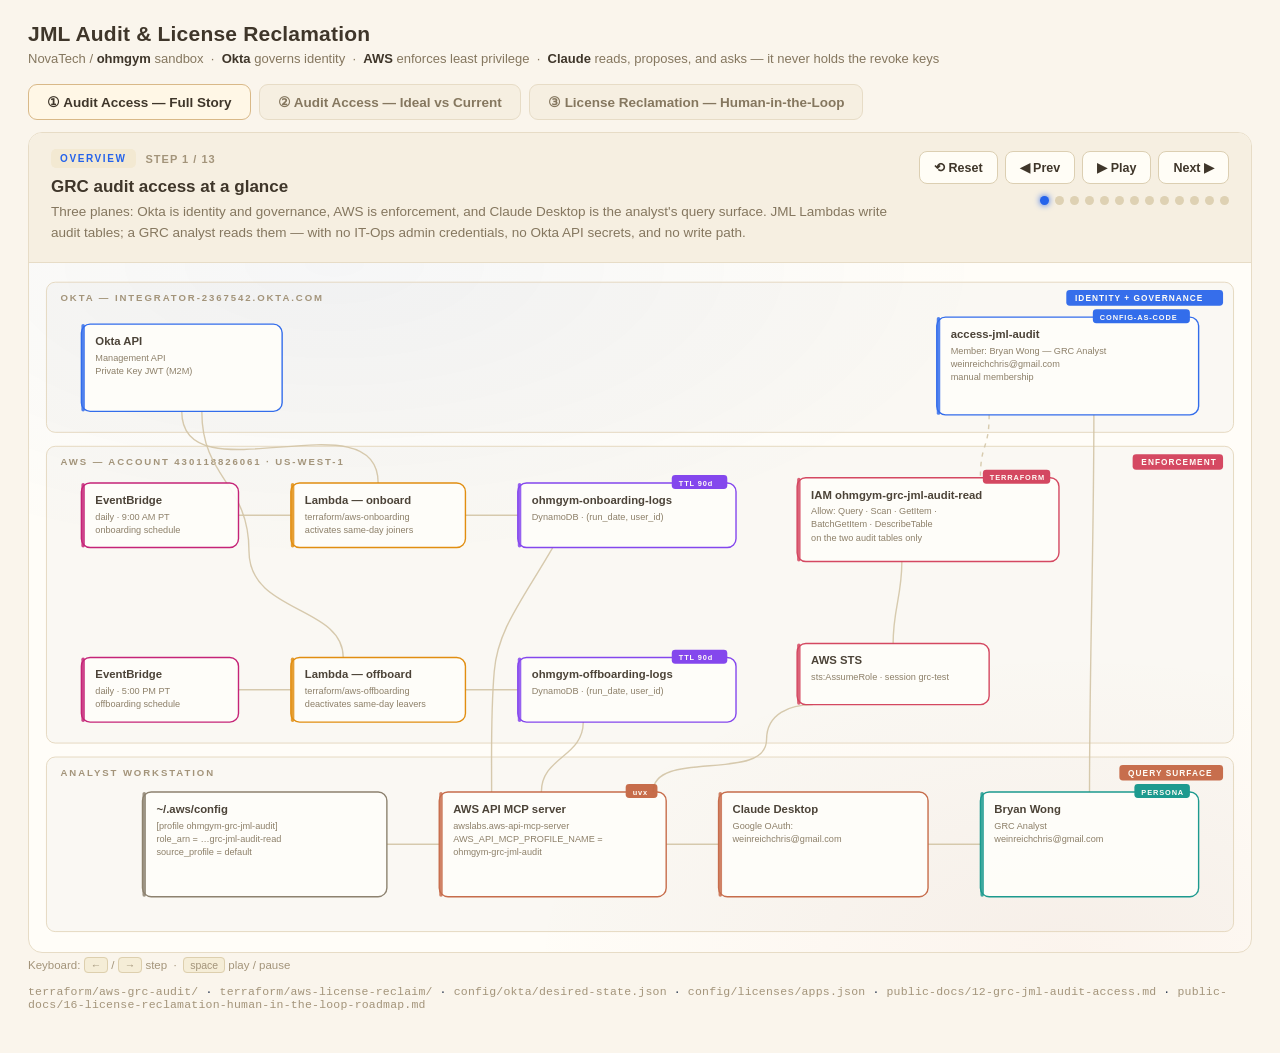
<file: public-docs/visualizations/grc-jml-audit-architecture.html>
<!DOCTYPE html>
<html lang="en">
<head>
<meta charset="UTF-8">
<meta name="viewport" content="width=device-width, initial-scale=1.0">
<title>JML Audit &amp; License Reclamation — Okta + AWS + Claude</title>
<style>
  :root{
    --bg:#faf5ec; --panel:#fffdf8; --panel2:#f6efe1; --line:#e7dcc6;
    --text:#3f362a; --muted:#85775f; --faint:#a3947a;
    --okta:#2563eb; --awspink:#c2156f; --lambda:#e08700; --ddb:#7c3aed;
    --iam:#d23b56; --claude:#c4633f; --person:#0d9488; --neutral:#857a66;
    --green:#15803d; --amber:#b45309; --red:#dc2626; --cyan:#0e7490;
  }
  *{box-sizing:border-box}
  body{margin:0;background:var(--bg);color:var(--text);
    font-family:-apple-system,BlinkMacSystemFont,"Segoe UI",Roboto,Helvetica,Arial,sans-serif;}
  .wrap{max-width:1480px;margin:0 auto;padding:22px 28px 40px}
  header h1{margin:0;font-size:21px;letter-spacing:.2px}
  header .sub{margin-top:5px;color:var(--muted);font-size:13px}
  header .sub b{color:var(--text);font-weight:600}

  .tabs{display:flex;gap:8px;margin:18px 0 12px}
  .tab{background:var(--panel2);border:1px solid var(--line);color:var(--muted);
    padding:9px 18px;border-radius:9px;font-size:13.5px;cursor:pointer;font-weight:600}
  .tab:hover{color:var(--text)}
  .tab.active{background:#fff7e6;border-color:#d9b988;color:var(--text)}

  .panel{background:var(--panel);border:1px solid var(--line);border-radius:14px;overflow:hidden}
  .panel.hidden{display:none}
  svg{display:block;width:100%;height:auto;background:
    radial-gradient(1100px 500px at 25% 0%,rgba(37,99,235,.045),transparent 60%),
    radial-gradient(900px 500px at 85% 100%,rgba(196,99,63,.06),transparent 60%)}

  /* ---------- diagram styling ---------- */
  .lane-rect{fill:rgba(63,54,42,.025);stroke:#e3d5ba;stroke-width:1;rx:10}
  .lane-label{fill:var(--faint);font-size:11px;font-weight:700;letter-spacing:2.2px}
  .lane-badge-rect{rx:4}
  .lane-badge-text{font-size:9.5px;font-weight:800;letter-spacing:1.2px}

  .node{transition:opacity .35s ease,filter .35s ease;opacity:.93;cursor:default}
  .node .nrect{fill:#fffefa;stroke-width:1.6;rx:10}
  .node .ntitle{font-size:13px;font-weight:700;fill:var(--text)}
  .node .nline{font-size:10.5px;fill:var(--muted)}
  .node .nbadge-r{rx:4}
  .node .nbadge-t{font-size:8.5px;font-weight:800;letter-spacing:1px;fill:#fffdf7}
  .node.ghost .nrect{stroke-dasharray:5 5}
  .node.ghost{opacity:.6}
  .node.dim{opacity:.22;filter:saturate(.35)}
  .node.lit{opacity:1;filter:drop-shadow(0 0 10px currentColor)}
  .node.lit .nrect{stroke-width:2.4}

  .edge{fill:none;stroke:#d3c5a6;stroke-width:1.6;opacity:.9;transition:opacity .3s}
  .edge.dashed{stroke-dasharray:5 6}
  .edge.active{stroke:currentColor;stroke-width:2.6;opacity:1;
    stroke-dasharray:7 7;animation:dashflow .8s linear infinite}
  @keyframes dashflow{to{stroke-dashoffset:-14}}

  .packet-halo{opacity:.4}
  .deny{animation:denyflash .9s ease-out forwards}
  @keyframes denyflash{0%{opacity:0;transform:scale(.4)}25%{opacity:1;transform:scale(1.25)}
    60%{opacity:1;transform:scale(1)}100%{opacity:0;transform:scale(1.1)}}

  /* ---------- narration bar ---------- */
  .bar{display:flex;justify-content:space-between;gap:24px;align-items:flex-start;
    border-bottom:1px solid var(--line);padding:16px 22px 18px;background:var(--panel2);min-height:128px}
  .bar-left{flex:1;min-width:0}
  .actrow{display:flex;align-items:center;gap:10px}
  .act{font-size:10px;font-weight:800;letter-spacing:1.6px;padding:4px 9px;border-radius:5px;
    background:#f3e9d2;color:var(--okta)}
  .counter{font-size:11px;color:var(--faint);font-weight:700;letter-spacing:1px}
  .bar-left h2{margin:9px 0 5px;font-size:17px}
  .bar-left p{margin:0;color:var(--muted);font-size:13.5px;line-height:1.55;max-width:880px}
  .chip{display:inline-block;margin-top:9px;background:#fbf4e2;border:1px solid #e3d2ac;
    color:#9a4a12;font-size:12px;padding:6px 11px;border-radius:7px;
    font-family:"SF Mono",ui-monospace,Menlo,monospace}
  .chip.hidden{display:none}
  .bar-right{display:flex;flex-direction:column;align-items:flex-end;gap:12px;padding-top:2px}
  .controls{display:flex;gap:7px}
  .controls button{background:#fffdf6;border:1px solid #dccfb2;color:var(--text);
    font-size:12.5px;font-weight:600;padding:8px 14px;border-radius:8px;cursor:pointer;white-space:nowrap}
  .controls button:hover{background:#f8f0dc}
  .controls button.playing{background:#f3e3bd}
  .dots{display:flex;gap:6px;flex-wrap:wrap;justify-content:flex-end;max-width:300px}
  .dot{width:9px;height:9px;border-radius:50%;background:#ded1b3;cursor:pointer;border:none;padding:0}
  .dot.on{background:var(--okta);box-shadow:0 0 6px var(--okta)}
  .dot.done{background:#c2ac82}

  footer{margin-top:14px;color:var(--faint);font-size:11.5px;
    font-family:"SF Mono",ui-monospace,Menlo,monospace;letter-spacing:.2px}
  footer .sep{margin:0 7px;color:#2c3a52}
  .hint{color:var(--faint);font-size:11.5px;margin-top:6px}
  kbd{background:#f5edd7;border:1px solid #ddcfae;border-radius:4px;padding:1px 6px;
    font-size:10.5px;font-family:inherit}
</style>
</head>
<body>
<div class="wrap">
  <header>
    <h1>JML Audit &amp; License Reclamation</h1>
    <div class="sub">NovaTech / <b>ohmgym</b> sandbox &nbsp;·&nbsp; <b>Okta</b> governs identity &nbsp;·&nbsp; <b>AWS</b> enforces least privilege &nbsp;·&nbsp; <b>Claude</b> reads, proposes, and asks — it never holds the revoke keys</div>
  </header>

  <div class="tabs">
    <button class="tab active" data-tab="t1">① Audit Access — Full Story</button>
    <button class="tab" data-tab="t2">② Audit Access — Ideal vs Current</button>
    <button class="tab" data-tab="t3">③ License Reclamation — Human-in-the-Loop</button>
  </div>

  <section class="panel" id="panel-t1">
    <div class="bar">
      <div class="bar-left">
        <div class="actrow"><span class="act" id="t1-act"></span><span class="counter" id="t1-counter"></span></div>
        <h2 id="t1-title"></h2>
        <p id="t1-caption"></p>
        <code class="chip hidden" id="t1-chip"></code>
      </div>
      <div class="bar-right">
        <div class="controls">
          <button id="t1-reset" title="Reset">⟲ Reset</button>
          <button id="t1-prev" title="Previous step">◀ Prev</button>
          <button id="t1-play" title="Auto-play">▶ Play</button>
          <button id="t1-next" title="Next step">Next ▶</button>
        </div>
        <div class="dots" id="t1-dots"></div>
      </div>
    </div>
    <svg id="svg-t1" viewBox="0 0 1400 790" xmlns="http://www.w3.org/2000/svg"></svg>
  </section>

  <section class="panel hidden" id="panel-t2">
    <div class="bar">
      <div class="bar-left">
        <div class="actrow"><span class="act" id="t2-act"></span><span class="counter" id="t2-counter"></span></div>
        <h2 id="t2-title"></h2>
        <p id="t2-caption"></p>
        <code class="chip hidden" id="t2-chip"></code>
      </div>
      <div class="bar-right">
        <div class="controls">
          <button id="t2-reset" title="Reset">⟲ Reset</button>
          <button id="t2-prev" title="Previous step">◀ Prev</button>
          <button id="t2-play" title="Auto-play">▶ Play</button>
          <button id="t2-next" title="Next step">Next ▶</button>
        </div>
        <div class="dots" id="t2-dots"></div>
      </div>
    </div>
    <svg id="svg-t2" viewBox="0 0 1400 810" xmlns="http://www.w3.org/2000/svg"></svg>
  </section>

  <section class="panel hidden" id="panel-t3">
    <div class="bar">
      <div class="bar-left">
        <div class="actrow"><span class="act" id="t3-act"></span><span class="counter" id="t3-counter"></span></div>
        <h2 id="t3-title"></h2>
        <p id="t3-caption"></p>
        <code class="chip hidden" id="t3-chip"></code>
      </div>
      <div class="bar-right">
        <div class="controls">
          <button id="t3-reset" title="Reset">⟲ Reset</button>
          <button id="t3-prev" title="Previous step">◀ Prev</button>
          <button id="t3-play" title="Auto-play">▶ Play</button>
          <button id="t3-next" title="Next step">Next ▶</button>
        </div>
        <div class="dots" id="t3-dots"></div>
      </div>
    </div>
    <svg id="svg-t3" viewBox="0 0 1400 810" xmlns="http://www.w3.org/2000/svg"></svg>
  </section>

  <div class="hint">Keyboard: <kbd>←</kbd> / <kbd>→</kbd> step &nbsp;·&nbsp; <kbd>space</kbd> play / pause</div>
  <footer>terraform/aws-grc-audit/<span class="sep">·</span>terraform/aws-license-reclaim/<span class="sep">·</span>config/okta/desired-state.json<span class="sep">·</span>config/licenses/apps.json<span class="sep">·</span>public-docs/12-grc-jml-audit-access.md<span class="sep">·</span>public-docs/16-license-reclamation-human-in-the-loop-roadmap.md</footer>
</div>

<script>
"use strict";
const NS = "http://www.w3.org/2000/svg";
const C = {
  okta:"#2563eb", eb:"#c2156f", lambda:"#e08700", ddb:"#7c3aed", iam:"#d23b56",
  claude:"#c4633f", person:"#0d9488", neutral:"#857a66", green:"#15803d",
  amber:"#b45309", red:"#dc2626", cyan:"#0e7490",
  gh:"#57606a", lin:"#5e6ad2", jirab:"#0052cc", slack:"#611f69"
};

function el(name, attrs, parent){
  const e = document.createElementNS(NS, name);
  for (const k in attrs) e.setAttribute(k, attrs[k]);
  if (parent) parent.appendChild(e);
  return e;
}
function txt(node, s){ node.textContent = s; return node; }

function anchor(n, a){
  const f = (a && a.f !== undefined) ? a.f : 0.5;
  switch (a ? a.side : "right"){
    case "left":   return {x:n.x,        y:n.y + n.h*f, nx:-1, ny:0};
    case "right":  return {x:n.x + n.w,  y:n.y + n.h*f, nx:1,  ny:0};
    case "top":    return {x:n.x + n.w*f, y:n.y,        nx:0,  ny:-1};
    case "bottom": return {x:n.x + n.w*f, y:n.y + n.h,  nx:0,  ny:1};
  }
}
function edgePath(n1, a1, n2, a2){
  const p1 = anchor(n1, a1), p2 = anchor(n2, a2);
  const d = Math.hypot(p2.x - p1.x, p2.y - p1.y);
  const k = Math.min(Math.max(40, d * 0.42), 150);
  return `M ${p1.x} ${p1.y} C ${p1.x + p1.nx*k} ${p1.y + p1.ny*k}, ${p2.x + p2.nx*k} ${p2.y + p2.ny*k}, ${p2.x} ${p2.y}`;
}

function buildScene(cfg){
  const svg = document.getElementById("svg-" + cfg.key);
  const laneG = el("g", {}, svg), edgeG = el("g", {}, svg),
        nodeG = el("g", {}, svg), overlay = el("g", {}, svg);

  // lanes / channels
  for (const L of cfg.lanes){
    el("rect", {class:"lane-rect", x:L.x, y:L.y, width:L.w, height:L.h, rx:10}, laneG);
    txt(el("text", {class:"lane-label", x:L.x+16, y:L.y+22}, laneG), L.label);
    if (L.badge){
      const bw = L.badge.length*7.6 + 20;
      // badgeBottom avoids colliding with the lane label on narrow channel rects
      const by = L.badgeBottom ? L.y + L.h - 27 : L.y + 9;
      el("rect", {class:"lane-badge-rect", x:L.x+L.w-bw-12, y:by, width:bw, height:18,
        fill:L.badgeColor, opacity:.92, rx:4}, laneG);
      txt(el("text", {class:"lane-badge-text", x:L.x+L.w-bw-12+10, y:by+13, fill:"#fffdf7"}, laneG), L.badge);
    }
  }

  // edges
  const nodeMap = {}; cfg.nodes.forEach(n => nodeMap[n.id] = n);
  const edgeMap = {};
  for (const e of cfg.edges){
    const d = e.d || edgePath(nodeMap[e.from], e.fa, nodeMap[e.to], e.ta);
    const p = el("path", {class:"edge" + (e.dashed ? " dashed":""), d, id:`${cfg.key}-edge-${e.id}`}, edgeG);
    p.style.color = e.color;
    edgeMap[e.id] = {cfg:e, path:p};
  }

  // nodes
  for (const n of cfg.nodes){
    const g = el("g", {class:"node" + (n.ghost ? " ghost":""), id:`${cfg.key}-${n.id}`}, nodeG);
    g.style.color = n.color;
    el("rect", {class:"nrect", x:n.x, y:n.y, width:n.w, height:n.h, rx:10, stroke:n.color}, g);
    el("rect", {x:n.x, y:n.y, width:4, height:n.h, rx:2, fill:n.color, opacity:.85}, g);
    txt(el("text", {class:"ntitle", x:n.x+16, y:n.y+24}, g), n.title);
    (n.lines || []).forEach((s,i) => txt(el("text", {class:"nline", x:n.x+16, y:n.y+42+i*15}, g), s));
    if (n.badge){
      const bw = n.badge.length*6.8 + 16;
      // badge sits on the node's top border so it never collides with the title
      el("rect", {class:"nbadge-r", x:n.x+n.w-bw-10, y:n.y-9, width:bw, height:16, fill:n.color, rx:4}, g);
      txt(el("text", {class:"nbadge-t", x:n.x+n.w-bw-10+8, y:n.y+3}, g), n.badge);
    }
  }

  const scene = {
    key:cfg.key, steps:cfg.steps, nodes:cfg.nodes, edgeMap, overlay, svg,
    idx:0, token:0, playing:false, playTimer:null,
    ui:{
      act:document.getElementById(cfg.key+"-act"),
      counter:document.getElementById(cfg.key+"-counter"),
      title:document.getElementById(cfg.key+"-title"),
      caption:document.getElementById(cfg.key+"-caption"),
      chip:document.getElementById(cfg.key+"-chip"),
      dots:document.getElementById(cfg.key+"-dots"),
      play:document.getElementById(cfg.key+"-play")
    }
  };

  // step dots
  cfg.steps.forEach((_, i) => {
    const d = document.createElement("button");
    d.className = "dot"; d.title = "Step " + (i+1);
    d.addEventListener("click", () => { stopPlay(scene); setStep(scene, i); });
    scene.ui.dots.appendChild(d);
  });

  document.getElementById(cfg.key+"-next").addEventListener("click", () => { stopPlay(scene); setStep(scene, scene.idx+1); });
  document.getElementById(cfg.key+"-prev").addEventListener("click", () => { stopPlay(scene); setStep(scene, scene.idx-1); });
  document.getElementById(cfg.key+"-reset").addEventListener("click", () => { stopPlay(scene); setStep(scene, 0); });
  scene.ui.play.addEventListener("click", () => scene.playing ? stopPlay(scene) : startPlay(scene));

  setStep(scene, 0);
  return scene;
}

function setStep(scene, i){
  scene.idx = Math.max(0, Math.min(scene.steps.length-1, i));
  const step = scene.steps[scene.idx];
  scene.token++;                                  // cancels running packet loops

  // narration
  txt(scene.ui.act, step.act);
  scene.ui.act.style.color = step.actColor || "var(--okta)";
  txt(scene.ui.counter, `STEP ${scene.idx+1} / ${scene.steps.length}`);
  txt(scene.ui.title, step.title);
  txt(scene.ui.caption, step.caption);
  scene.ui.chip.classList.toggle("hidden", !step.chip);
  if (step.chip) txt(scene.ui.chip, step.chip);

  // dots
  [...scene.ui.dots.children].forEach((d, j) => {
    d.classList.toggle("on", j === scene.idx);
    d.classList.toggle("done", j < scene.idx);
  });

  // node focus
  const focus = new Set(step.focus || []);
  for (const n of scene.nodes){
    const g = document.getElementById(`${scene.key}-${n.id}`);
    g.classList.toggle("dim", focus.size > 0 && !focus.has(n.id));
    g.classList.toggle("lit", focus.has(n.id));
  }

  // edge activation = edges carrying packets + extras
  const active = new Set((step.packets || []).map(p => p.edge).concat(step.edges || []));
  for (const id in scene.edgeMap)
    scene.edgeMap[id].path.classList.toggle("active", active.has(id));

  scene.overlay.replaceChildren();
  runPackets(scene);
}

function wait(ms){ return new Promise(r => setTimeout(r, ms)); }
const ease = t => t < .5 ? 2*t*t : 1 - Math.pow(-2*t + 2, 2)/2;

async function runPackets(scene){
  const specs = scene.steps[scene.idx].packets || [];
  if (!specs.length) return;
  const tok = scene.token;
  while (tok === scene.token){
    for (const p of specs){
      if (tok !== scene.token) return;
      await animatePacket(scene, p, tok);
    }
    await wait(750);
  }
}

function animatePacket(scene, spec, tok){
  return new Promise(resolve => {
    const e = scene.edgeMap[spec.edge];
    if (!e) return resolve();
    const path = e.path, L = path.getTotalLength();
    const color = spec.color || e.cfg.color;
    const g = el("g", {}, scene.overlay);
    el("circle", {class:"packet-halo", r:9, fill:color}, g);
    const core = el("circle", {r:4.2, fill:color, stroke:"#fffdf7", "stroke-width":1.4}, g);
    const dur = spec.dur || 1250;
    const blockAt = spec.blocked ? 0.56 : 1;
    let start = null, denied = false;

    function place(t){
      const f = spec.rev ? 1 - t : t;
      const pt = path.getPointAtLength(f * L);
      g.setAttribute("transform", `translate(${pt.x},${pt.y})`);
      return pt;
    }
    function frame(now){
      if (tok !== scene.token){ g.remove(); return resolve(); }
      if (start === null) start = now;
      const elapsed = now - start;

      if (!spec.blocked){
        const t = Math.min(1, elapsed / dur);
        place(ease(t));
        if (t >= 1){ g.remove(); return resolve(); }
        return requestAnimationFrame(frame);
      }
      // blocked: travel out, flash deny, bounce back
      const outDur = dur * 0.6, backDur = dur * 0.55;
      if (elapsed <= outDur){
        place(ease(elapsed / outDur) * blockAt);
        return requestAnimationFrame(frame);
      }
      if (!denied){
        denied = true;
        const pt = place(blockAt);
        showDeny(scene, pt.x, pt.y, spec.denyLabel);
        g.querySelector(".packet-halo").setAttribute("fill", C.red);
        core.setAttribute("fill", C.red);
      }
      const t2 = Math.min(1, (elapsed - outDur) / backDur);
      place(blockAt * (1 - ease(t2)));
      if (t2 >= 1){ g.remove(); return resolve(); }
      requestAnimationFrame(frame);
    }
    requestAnimationFrame(frame);
  });
}

function showDeny(scene, x, y, label){
  const g = el("g", {class:"deny", transform:`translate(${x},${y})`,
    style:"transform-origin:"+x+"px "+y+"px"}, scene.overlay);
  el("circle", {r:14, fill:"none", stroke:C.red, "stroke-width":2.5}, g);
  el("line", {x1:-6, y1:-6, x2:6, y2:6, stroke:C.red, "stroke-width":2.5, "stroke-linecap":"round"}, g);
  el("line", {x1:6, y1:-6, x2:-6, y2:6, stroke:C.red, "stroke-width":2.5, "stroke-linecap":"round"}, g);
  txt(el("text", {x:0, y:-22, "text-anchor":"middle", fill:C.red,
    style:"font-size:10px;font-weight:800;letter-spacing:.5px"}, g), label || "AccessDeniedException");
  setTimeout(() => g.remove(), 950);
}

function startPlay(scene){
  scene.playing = true;
  scene.ui.play.textContent = "⏸ Pause";
  scene.ui.play.classList.add("playing");
  const tick = () => {
    scene.playTimer = setTimeout(() => {
      if (!scene.playing) return;
      if (scene.idx >= scene.steps.length - 1){ stopPlay(scene); return; }
      setStep(scene, scene.idx + 1);
      tick();
    }, 4500);
  };
  tick();
}
function stopPlay(scene){
  scene.playing = false;
  clearTimeout(scene.playTimer);
  scene.ui.play.textContent = "▶ Play";
  scene.ui.play.classList.remove("playing");
}

/* ================================================================
   TAB 1 — FULL STORY (current implementation, Path C-hybrid live)
   ================================================================ */
const T1 = {
  key:"t1",
  lanes:[
    {x:20, y:22,  w:1360, h:172, label:"OKTA — INTEGRATOR-2367542.OKTA.COM", badge:"IDENTITY + GOVERNANCE", badgeColor:C.okta},
    {x:20, y:210, w:1360, h:340, label:"AWS — ACCOUNT 430118826061 · US-WEST-1", badge:"ENFORCEMENT", badgeColor:C.iam},
    {x:20, y:566, w:1360, h:200, label:"ANALYST WORKSTATION", badge:"QUERY SURFACE", badgeColor:C.claude}
  ],
  nodes:[
    {id:"okta_api",  x:60,   y:70,  w:230, h:100, color:C.okta,    title:"Okta API",
      lines:["Management API","Private Key JWT (M2M)"]},
    {id:"okta_group",x:1040, y:62,  w:300, h:112, color:C.okta,    title:"access-jml-audit",
      lines:["Member: Bryan Wong — GRC Analyst","weinreichchris@gmail.com","manual membership"], badge:"CONFIG-AS-CODE"},
    {id:"eb_on",     x:60,   y:252, w:180, h:74,  color:C.eb,      title:"EventBridge",
      lines:["daily · 9:00 AM PT","onboarding schedule"]},
    {id:"lam_on",    x:300,  y:252, w:200, h:74,  color:C.lambda,  title:"Lambda — onboard",
      lines:["terraform/aws-onboarding","activates same-day joiners"]},
    {id:"ddb_on",    x:560,  y:252, w:250, h:74,  color:C.ddb,     title:"ohmgym-onboarding-logs",
      lines:["DynamoDB · (run_date, user_id)"], badge:"TTL 90d"},
    {id:"eb_off",    x:60,   y:452, w:180, h:74,  color:C.eb,      title:"EventBridge",
      lines:["daily · 5:00 PM PT","offboarding schedule"]},
    {id:"lam_off",   x:300,  y:452, w:200, h:74,  color:C.lambda,  title:"Lambda — offboard",
      lines:["terraform/aws-offboarding","deactivates same-day leavers"]},
    {id:"ddb_off",   x:560,  y:452, w:250, h:74,  color:C.ddb,     title:"ohmgym-offboarding-logs",
      lines:["DynamoDB · (run_date, user_id)"], badge:"TTL 90d"},
    {id:"iam",       x:880,  y:246, w:300, h:96,  color:C.iam,     title:"IAM ohmgym-grc-jml-audit-read",
      lines:["Allow: Query · Scan · GetItem ·","BatchGetItem · DescribeTable","on the two audit tables only"], badge:"TERRAFORM"},
    {id:"sts",       x:880,  y:436, w:220, h:70,  color:C.iam,     title:"AWS STS",
      lines:["sts:AssumeRole · session grc-test"]},
    {id:"bryan",     x:1090, y:606, w:250, h:120, color:C.person,  title:"Bryan Wong",
      lines:["GRC Analyst","weinreichchris@gmail.com"], badge:"PERSONA"},
    {id:"claude",    x:790,  y:606, w:240, h:120, color:C.claude,  title:"Claude Desktop",
      lines:["Google OAuth:","weinreichchris@gmail.com"]},
    {id:"mcp",       x:470,  y:606, w:260, h:120, color:C.claude,  title:"AWS API MCP server",
      lines:["awslabs.aws-api-mcp-server","AWS_API_MCP_PROFILE_NAME =","ohmgym-grc-jml-audit"], badge:"uvx"},
    {id:"profile",   x:130,  y:606, w:280, h:120, color:C.neutral, title:"~/.aws/config",
      lines:["[profile ohmgym-grc-jml-audit]","role_arn = …grc-jml-audit-read","source_profile = default"]}
  ],
  edges:[
    {id:"e_eb_on",      from:"eb_on",  fa:{side:"right"}, to:"lam_on",  ta:{side:"left"},  color:C.eb},
    {id:"e_lam_okta",   from:"lam_on", fa:{side:"top"},   to:"okta_api",ta:{side:"bottom",f:0.5}, color:C.okta},
    {id:"e_lam_ddb",    from:"lam_on", fa:{side:"right"}, to:"ddb_on",  ta:{side:"left"},  color:C.ddb},
    {id:"e_eb_off",     from:"eb_off", fa:{side:"right"}, to:"lam_off", ta:{side:"left"},  color:C.eb},
    {id:"e_lamoff_okta",from:"lam_off",to:"okta_api", color:C.okta,
      d:"M 360 452 C 360 392, 252 402, 252 330 C 252 252, 198 248, 198 170"},
    {id:"e_lamoff_ddb", from:"lam_off",fa:{side:"right"}, to:"ddb_off", ta:{side:"left"},  color:C.ddb},
    {id:"e_gov",        from:"okta_group", fa:{side:"bottom",f:0.6}, to:"bryan", ta:{side:"top",f:0.5}, color:C.okta},
    {id:"e_conv",       from:"okta_group", fa:{side:"bottom",f:0.2},  to:"iam",   ta:{side:"top",f:0.7}, color:C.amber, dashed:true},
    {id:"e_ask",        from:"bryan",  fa:{side:"left"},  to:"claude",  ta:{side:"right"}, color:C.person},
    {id:"e_route",      from:"claude", fa:{side:"left"},  to:"mcp",     ta:{side:"right"}, color:C.claude},
    {id:"e_prof",       from:"mcp",    fa:{side:"left"},  to:"profile", ta:{side:"right"}, color:C.neutral},
    {id:"e_assume",     from:"mcp",    to:"sts",          color:C.iam,
      d:"M 715 606 C 715 556, 845 596, 845 546 C 845 516, 872 506, 898 506"},
    {id:"e_sts_iam",    from:"sts",    fa:{side:"top",f:0.5}, to:"iam", ta:{side:"bottom",f:0.4}, color:C.iam},
    {id:"e_q_on",       from:"mcp",    to:"ddb_on",       color:C.ddb,
      d:"M 530 606 C 530 545, 529 515, 533 468 C 537 420, 564 388, 600 326"},
    {id:"e_q_off",      from:"mcp",    fa:{side:"top",f:0.45}, to:"ddb_off", ta:{side:"bottom",f:0.3}, color:C.ddb}
  ],
  steps:[
    {act:"OVERVIEW", actColor:C.okta,
     title:"GRC audit access at a glance",
     caption:"Three planes: Okta is identity and governance, AWS is enforcement, and Claude Desktop is the analyst's query surface. JML Lambdas write audit tables; a GRC analyst reads them — with no IT-Ops admin credentials, no Okta API secrets, and no write path."},
    {act:"ACT 1 · WRITE PATH", actColor:C.eb,
     title:"9:00 AM PT — the onboarding run fires",
     caption:"An EventBridge schedule triggers the onboarding Lambda every morning. The JML automation runs on rails — no human kicks it off.",
     focus:["eb_on","lam_on"], packets:[{edge:"e_eb_on"}]},
    {act:"ACT 1 · WRITE PATH", actColor:C.eb,
     title:"Lambda activates today's joiners in Okta",
     caption:"The Lambda authenticates to the Okta Management API (Private Key JWT) and GETs accounts in STAGED or PROVISIONED status, searching on each user's start_date attribute. Only users whose start date matches today's run are activated — Okta sends the activation email to the user's email attribute. Each response status becomes part of the audit record.",
     chip:"GET /api/v1/users?search=profile.start_date eq \"2026-06-12\" and (status eq \"STAGED\" or status eq \"PROVISIONED\")",
     focus:["lam_on","okta_api"], packets:[{edge:"e_lam_okta"},{edge:"e_lam_okta", rev:true, color:C.green},{edge:"e_lam_okta"}]},
    {act:"ACT 1 · WRITE PATH", actColor:C.eb,
     title:"One audit row per (run_date, user_id)",
     caption:"Each result is written to ohmgym-onboarding-logs: status, department, role title, Okta response code, batch run ID. A 90-day DynamoDB TTL purges rows automatically — retention is enforced by the table, not by policy documents.",
     focus:["lam_on","ddb_on"], packets:[{edge:"e_lam_ddb"},{edge:"e_lam_ddb"}]},
    {act:"ACT 1 · WRITE PATH", actColor:C.eb,
     title:"5:00 PM PT — the offboarding mirror",
     caption:"The same pattern runs in reverse at end of day: EventBridge fires the offboarding Lambda, which GETs ACTIVE accounts searching on each user's end_date attribute. Only users whose end date matches today's run are deactivated, and every result is written to ohmgym-offboarding-logs. Two tables now hold the full joiner/leaver audit trail.",
     chip:"GET /api/v1/users?search=profile.end_date eq \"2026-06-12\" and status eq \"ACTIVE\"",
     focus:["eb_off","lam_off","okta_api","ddb_off"],
     packets:[{edge:"e_eb_off"},{edge:"e_lamoff_okta"},{edge:"e_lamoff_okta", rev:true, color:C.green},{edge:"e_lamoff_ddb"}]},
    {act:"ACT 2 · READ PATH (C-HYBRID · LIVE)", actColor:C.claude,
     title:"Governance first: the access-jml-audit group",
     caption:"Bryan Wong (GRC Analyst) is gated by the access-jml-audit Okta group — declared in config/okta/desired-state.json and applied with reconcile_config.py. The group is the governance record of who may read; the dashed amber link to the IAM role is by email convention (more on that in Tab ②).",
     focus:["okta_group","bryan"], edges:["e_conv"], packets:[{edge:"e_gov"}]},
    {act:"ACT 2 · READ PATH (C-HYBRID · LIVE)", actColor:C.claude,
     title:"Bryan asks Claude Desktop a question",
     caption:"He signs into Claude Desktop with the same Google identity as his Okta login, and asks in plain English — no console, no SQL, no CLI flags.",
     chip:"Query ohmgym-onboarding-logs for run_date 2026-06-12 in us-west-1.",
     focus:["bryan","claude"], packets:[{edge:"e_ask"}]},
    {act:"ACT 2 · READ PATH (C-HYBRID · LIVE)", actColor:C.claude,
     title:"Claude routes the request to the AWS API MCP server",
     caption:"Claude Desktop is configured with awslabs.aws-api-mcp-server (launched via uvx), pinned to region us-west-1 and to one named AWS profile. The model translates the question into a DynamoDB API call.",
     focus:["claude","mcp"], packets:[{edge:"e_route"}]},
    {act:"ACT 2 · READ PATH (C-HYBRID · LIVE)", actColor:C.claude,
     title:"The MCP server resolves an assume-role profile",
     caption:"Profile ohmgym-grc-jml-audit in ~/.aws/config doesn't hold credentials of its own — it names the role ARN to assume. The analyst never touches long-lived keys for the GRC role.",
     focus:["mcp","profile"], packets:[{edge:"e_prof"},{edge:"e_prof", rev:true, color:C.green}]},
    {act:"ACT 2 · READ PATH (C-HYBRID · LIVE)", actColor:C.iam,
     title:"STS AssumeRole → temporary, scoped credentials",
     caption:"STS issues short-lived credentials for ohmgym-grc-jml-audit-read (session: grc-test). The role and its inline policy are Terraform-managed in terraform/aws-grc-audit/ — 3 resources, fully reviewable in code.",
     focus:["mcp","sts","iam"],
     packets:[{edge:"e_assume"},{edge:"e_sts_iam"},{edge:"e_assume", rev:true, color:C.green}]},
    {act:"ACT 2 · READ PATH (C-HYBRID · LIVE)", actColor:C.ddb,
     title:"Read-only query against the audit tables",
     caption:"The inline policy allows exactly five actions — Query, Scan, GetItem, BatchGetItem, DescribeTable — on exactly two table ARNs. No Secrets Manager, no Lambda, no dynamodb:* wildcard.",
     focus:["mcp","iam","ddb_on","ddb_off"],
     packets:[{edge:"e_q_on"},{edge:"e_q_off"}]},
    {act:"ACT 2 · READ PATH (C-HYBRID · LIVE)", actColor:C.green,
     title:"Rows return — Claude answers in plain English",
     caption:"The audit rows flow back through the MCP server and Claude summarizes them: which joiners succeeded, which runs errored, which departments were touched. GRC gets answers, not access keys.",
     focus:["ddb_on","mcp","claude","bryan"],
     packets:[{edge:"e_q_on", rev:true, color:C.green},{edge:"e_route", rev:true, color:C.green},{edge:"e_ask", rev:true, color:C.green}]},
    {act:"ACT 2 · SECURITY BEAT", actColor:C.red,
     title:"And if Claude tries to write? Denied.",
     caption:"PutItem under the GRC role returns AccessDeniedException — validated live, and asserted in tests/integration/test_jml_aws_live.py. Combined with the 90-day TTL, GRC can only ever read the retained history.",
     focus:["mcp","iam","ddb_off"],
     packets:[{edge:"e_q_off", blocked:true, color:C.red}]}
  ]
};

/* ================================================================
   TAB 2 — ACCESS PATHS: IDEAL (A/B) vs CURRENT (C-HYBRID)
   ================================================================ */
const T2 = {
  key:"t2",
  lanes:[
    {x:20,  y:20,  w:1360, h:160, label:"OKTA — IDENTITY + GOVERNANCE", badge:"SOURCE OF TRUTH", badgeColor:C.okta},
    {x:40,  y:200, w:360,  h:350, label:"PATH A — OKTA SAML FEDERATION", badge:"DEFERRED · IDEAL", badgeColor:C.okta, badgeBottom:true},
    {x:480, y:200, w:360,  h:350, label:"PATH B — IDENTITY CENTER SSO", badge:"TF READY · BLOCKED", badgeColor:C.cyan, badgeBottom:true},
    {x:960, y:200, w:400,  h:350, label:"PATH C — HYBRID", badge:"LIVE", badgeColor:C.green, badgeBottom:true},
    {x:20,  y:570, w:1360, h:220, label:"AWS — ENFORCEMENT · 430118826061 · US-WEST-1", badge:"TERRAFORM", badgeColor:C.iam}
  ],
  nodes:[
    {id:"okta_group2", x:520, y:50, w:360, h:110, color:C.okta, title:"Okta — access-jml-audit",
      lines:["Bryan Wong · GRC Analyst","weinreichchris@gmail.com","config-as-code group"], badge:"GOVERNANCE"},
    // Path A (ghost)
    {id:"samlA", x:70, y:250, w:300, h:64, color:C.okta, ghost:true, title:"Okta SAML app → AWS",
      lines:["assertion carries group membership"]},
    {id:"idcA",  x:70, y:344, w:300, h:64, color:C.okta, ghost:true, title:"IAM Identity Center",
      lines:["external IdP: Okta"]},
    {id:"psA",   x:70, y:438, w:300, h:64, color:C.okta, ghost:true, title:"Permission set",
      lines:["JMLAuditReadOnly"]},
    // Path B (ghost)
    {id:"idcB",  x:510, y:300, w:300, h:64, color:C.cyan, ghost:true, title:"IAM Identity Center SSO",
      lines:["sso.tf · instance not enabled"]},
    {id:"psB",   x:510, y:430, w:300, h:64, color:C.cyan, ghost:true, title:"JMLAuditReadOnly + user",
      lines:["Identity Store: grc_analyst"]},
    // Path C (live)
    {id:"bryanC", x:990, y:246, w:340, h:70, color:C.claude, title:"Bryan Wong → Claude Desktop",
      lines:["Google OAuth: same Gmail as Okta login"]},
    {id:"mcpC",   x:990, y:346, w:340, h:70, color:C.claude, title:"AWS API MCP server",
      lines:["profile ohmgym-grc-jml-audit"]},
    {id:"stsC",   x:990, y:446, w:340, h:64, color:C.iam, title:"STS AssumeRole",
      lines:["temporary scoped credentials"]},
    // shared enforcement
    {id:"iam2", x:520, y:588, w:360, h:78, color:C.iam, title:"IAM ohmgym-grc-jml-audit-read",
      lines:["read-only on the two audit tables"], badge:"TERRAFORM"},
    {id:"ddb2", x:520, y:696, w:360, h:74, color:C.ddb, title:"DynamoDB audit tables",
      lines:["onboarding-logs · offboarding-logs"], badge:"TTL 90d"}
  ],
  edges:[
    {id:"a1", from:"okta_group2", fa:{side:"left"},  to:"samlA", ta:{side:"top"},   color:C.okta, dashed:true},
    {id:"a2", from:"samlA", fa:{side:"bottom"}, to:"idcA",  ta:{side:"top"},   color:C.okta, dashed:true},
    {id:"a3", from:"idcA",  fa:{side:"bottom"}, to:"psA",   ta:{side:"top"},   color:C.okta, dashed:true},
    {id:"a4", from:"psA",   fa:{side:"bottom"}, to:"iam2",  ta:{side:"left"},  color:C.okta, dashed:true},
    {id:"b1", from:"okta_group2", fa:{side:"bottom",f:0.5}, to:"idcB", ta:{side:"top"}, color:C.cyan, dashed:true},
    {id:"b2", from:"idcB",  fa:{side:"bottom"}, to:"psB",   ta:{side:"top"},   color:C.cyan, dashed:true},
    {id:"b3", from:"psB",   fa:{side:"bottom"}, to:"iam2",  ta:{side:"top",f:0.2}, color:C.cyan, dashed:true},
    {id:"c1", from:"okta_group2", fa:{side:"right"}, to:"bryanC", ta:{side:"top"}, color:C.claude},
    {id:"c2", from:"bryanC",fa:{side:"bottom"}, to:"mcpC",  ta:{side:"top"},   color:C.claude},
    {id:"c3", from:"mcpC",  fa:{side:"bottom"}, to:"stsC",  ta:{side:"top"},   color:C.iam},
    {id:"c4", from:"stsC",  fa:{side:"bottom"}, to:"iam2",  ta:{side:"right"}, color:C.iam},
    {id:"gap",from:"okta_group2", fa:{side:"bottom",f:0.95}, to:"iam2", ta:{side:"top",f:0.95}, color:C.amber, dashed:true},
    {id:"d1", from:"iam2",  fa:{side:"bottom"}, to:"ddb2",  ta:{side:"top"},   color:C.ddb}
  ],
  steps:[
    {act:"OVERVIEW", actColor:C.okta,
     title:"Three candidate access paths, one enforcement point",
     caption:"Every path ends at the same Terraform-managed IAM role and the same two DynamoDB tables. What differs is how Okta governance connects to AWS enforcement: Path A is the ideal (SAML federation), Path B is Terraform-ready but blocked, Path C-hybrid is what's live today."},
    {act:"PATH A · IDEAL (DEFERRED)", actColor:C.okta,
     title:"Okta SAML → IAM Identity Center federation",
     caption:"In the ideal state, Okta is the external IdP for Identity Center. The SAML assertion carries group membership, Identity Center maps it to the JMLAuditReadOnly permission set, and removing Bryan from access-jml-audit removes his AWS access instantly. Governance IS enforcement — no convention, no gap.",
     focus:["okta_group2","samlA","idcA","psA","iam2"],
     packets:[{edge:"a1"},{edge:"a2"},{edge:"a3"},{edge:"a4"}]},
    {act:"PATH B · TERRAFORM READY (BLOCKED)", actColor:C.cyan,
     title:"Identity Center SSO — built, waiting on a flag",
     caption:"sso.tf already defines the JMLAuditReadOnly permission set, an Identity Store user, and the account assignment — all conditional. It's blocked because sandbox account 430118826061 isn't in an AWS Organization, so Identity Center can't be enabled. Activation is one variable: identity_center_instance_arn.",
     focus:["okta_group2","idcB","psB","iam2"],
     packets:[{edge:"b1"},{edge:"b2"},{edge:"b3"}]},
    {act:"PATH C · LIVE TODAY", actColor:C.green,
     title:"C-hybrid, step 1 — Okta gates the human",
     caption:"With federation unavailable, Okta still governs: only access-jml-audit members get the AWS profile. Bryan's Okta login and his Claude Desktop Google OAuth are the same Gmail — that email is the identity link between the two worlds.",
     focus:["okta_group2","bryanC"], packets:[{edge:"c1"}]},
    {act:"PATH C · LIVE TODAY", actColor:C.green,
     title:"C-hybrid, step 2 — natural language becomes an API call",
     caption:"Bryan asks Claude Desktop a question; the AWS API MCP server turns it into a DynamoDB call under the ohmgym-grc-jml-audit profile. The analyst experience is conversational, the plumbing is standard AWS SDK.",
     chip:"Scan the first 10 rows from ohmgym-offboarding-logs.",
     focus:["bryanC","mcpC"], packets:[{edge:"c2"}]},
    {act:"PATH C · LIVE TODAY", actColor:C.iam,
     title:"C-hybrid, step 3 — STS AssumeRole into the read role",
     caption:"The profile names the role ARN; STS issues temporary credentials for ohmgym-grc-jml-audit-read. No long-lived keys for the GRC role, and every session is visible in CloudTrail as an AssumeRole event.",
     focus:["mcpC","stsC","iam2"], packets:[{edge:"c3"},{edge:"c4"}]},
    {act:"PATH C · LIVE TODAY", actColor:C.ddb,
     title:"C-hybrid, step 4 — scoped read, nothing else",
     caption:"Query/Scan/GetItem/BatchGetItem/DescribeTable on two named table ARNs. Writes return AccessDeniedException (validated live), and the 90-day TTL bounds what history GRC can ever see.",
     focus:["iam2","ddb2"],
     packets:[{edge:"d1"},{edge:"d1", rev:true, color:C.green}]},
    {act:"THE HONEST GAP", actColor:C.amber,
     title:"Governance vs enforcement — and the upgrade path",
     caption:"In C-hybrid, the Okta group and the IAM role are linked by email convention (amber dashed line), not by API sync — removing Bryan from the group doesn't revoke AWS by itself. Path A closes that gap structurally. Roadmap: enable Identity Center (B), federate Okta (A), and sync group membership to assignments via API in the meantime.",
     focus:["okta_group2","iam2","samlA","idcA","psA"],
     edges:["a1","a2","a3","a4"],
     packets:[{edge:"gap", color:C.amber},{edge:"gap", rev:true, color:C.amber}]}
  ]
};

/* ================================================================
   TAB 3 — LICENSE RECLAMATION (human-in-the-loop, Phases 0–4 live)
   ================================================================ */
const T3 = {
  key:"t3",
  lanes:[
    {x:20,  y:22,  w:1360, h:108, label:"OKTA — INTEGRATOR-2367542.OKTA.COM", badge:"IDENTITY", badgeColor:C.okta},
    {x:20,  y:146, w:1360, h:330, label:"AWS — OHMGYM ACCOUNT 882248517627 · US-WEST-1", badge:"SCAN + RECLAIM AUTOMATION", badgeColor:C.iam},
    {x:20,  y:492, w:1360, h:128, label:"NON-SCIM SAAS — WHERE PAID SEATS ORPHAN", badge:"SEAT SPEND", badgeColor:C.amber},
    {x:20,  y:636, w:640,  h:160, label:"WORK QUEUE + VISIBILITY", badge:"JSM + SLACK", badgeColor:C.cyan},
    {x:680, y:636, w:700,  h:160, label:"SERVICE DESK — HUMAN-IN-THE-LOOP", badge:"APPROVAL", badgeColor:C.person}
  ],
  nodes:[
    {id:"okta3",    x:60,   y:54,  w:330, h:62,  color:C.okta,   title:"Okta — Erin Patel, last day",
      lines:["session revoked · account deactivated"]},
    {id:"offboard", x:60,   y:186, w:240, h:80,  color:C.lambda, title:"Offboarding Lambda",
      lines:["EventBridge · daily 5:00 PM PT","deactivates today's leavers"], badge:"UPSTREAM"},
    {id:"event",    x:360,  y:190, w:220, h:64,  color:C.eb,     title:"leaver.completed",
      lines:["\"a leaver just finished\"","email · okta id · github login"]},
    {id:"dlq",      x:360,  y:280, w:220, h:52,  color:C.neutral, ghost:true, title:"Retry holding queue",
      lines:["2 retries → SQS DLQ"]},
    {id:"scanner",  x:640,  y:186, w:250, h:84,  color:C.lambda, title:"License Scanner",
      lines:["finds orphaned paid seats","ohmgym-license-scanner"], badge:"READ-ONLY"},
    {id:"readsec",  x:640,  y:360, w:250, h:56,  color:C.iam,    title:"Read-only secrets",
      lines:["scanner can look, never touch"]},
    {id:"ddb3",     x:950,  y:186, w:300, h:84,  color:C.ddb,    title:"Reclaim audit table",
      lines:["ohmgym-license-reclaim-logs","status: ticketed → reclaimed"], badge:"TTL 90d"},
    {id:"broker",   x:950,  y:336, w:200, h:96,  color:C.iam,    title:"Reclaim Broker",
      lines:["the only door that revokes","validates ticket + findings"], badge:"ONLY WRITE PATH"},
    {id:"writesec", x:1180, y:356, w:190, h:56,  color:C.iam,    title:"Write secrets",
      lines:["scanner can't read these"]},
    {id:"github",   x:240,  y:528, w:230, h:70,  color:C.gh,     title:"GitHub",
      lines:["org ohmgym-sandbox","Erin: paid org seat"], badge:"SEAT"},
    {id:"linear",   x:520,  y:528, w:230, h:70,  color:C.lin,    title:"Linear",
      lines:["workspace it-systems-sandbox","Erin: not a member"]},
    {id:"jira",     x:800,  y:528, w:230, h:70,  color:C.jirab,  title:"Jira",
      lines:["buffett-dev.atlassian.net","Erin: product access"], badge:"SEAT"},
    {id:"figma",    x:1080, y:528, w:230, h:70,  color:C.neutral, ghost:true, title:"Figma — parked",
      lines:["no members API on this plan","enabled: false in catalog"]},
    {id:"slack3",   x:45,   y:672, w:230, h:100, color:C.slack,  title:"Slack #leaver-it-ops",
      lines:["same-day visibility","not the work queue"]},
    {id:"jsm",      x:320,  y:672, w:310, h:100, color:C.cyan,   title:"JSM ticket SUP-3",
      lines:["License Reclamation request","leaver · apps: github, jira · run id"], badge:"WORK QUEUE"},
    {id:"copilot",  x:740,  y:672, w:300, h:100, color:C.claude, title:"Cursor / Claude copilot",
      lines:["reads the ticket via Atlassian MCP","holds zero revoke credentials"], badge:"AI SKILL"},
    {id:"agent",    x:1090, y:672, w:250, h:100, color:C.person, title:"IT-Ops agent",
      lines:["owns the reclaim queue","says yes before any revoke"], badge:"HUMAN"}
  ],
  edges:[
    {id:"r_off_okta", from:"offboard", fa:{side:"top",f:0.5},    to:"okta3",   ta:{side:"bottom",f:0.5}, color:C.okta},
    {id:"r_off_evt",  from:"offboard", fa:{side:"right"},        to:"event",   ta:{side:"left"},         color:C.eb},
    {id:"r_evt_scan", from:"event",    fa:{side:"right"},        to:"scanner", ta:{side:"left"},         color:C.eb},
    {id:"r_evt_dlq",  from:"event",    fa:{side:"bottom",f:0.5}, to:"dlq",     ta:{side:"top",f:0.5},    color:C.neutral, dashed:true},
    {id:"r_scan_read",from:"scanner",  fa:{side:"bottom",f:0.5}, to:"readsec", ta:{side:"top",f:0.5},    color:C.iam},
    {id:"r_scan_gh",  from:"scanner",  fa:{side:"bottom",f:0.15},to:"github",  ta:{side:"top",f:0.35},   color:C.gh},
    {id:"r_scan_li",  from:"scanner",  to:"linear", color:C.lin,
      d:"M 710 270 C 710 320, 620 340, 620 430 C 620 490, 630 500, 635 528"},
    {id:"r_scan_ji",  from:"scanner",  to:"jira",   color:C.jirab,
      d:"M 860 270 C 860 310, 905 330, 905 420 C 905 480, 912 500, 915 528"},
    {id:"r_scan_ddb", from:"scanner",  fa:{side:"right"},        to:"ddb3",    ta:{side:"left"},         color:C.ddb},
    {id:"r_scan_jsm", from:"scanner",  to:"jsm",    color:C.cyan,
      d:"M 700 270 C 700 370, 495 390, 495 520 C 495 610, 495 630, 475 672"},
    {id:"r_scan_slk", from:"scanner",  to:"slack3", color:C.slack,
      d:"M 660 270 C 660 380, 120 380, 120 520 C 120 610, 160 620, 160 672"},
    {id:"r_jsm_agent",from:"jsm",      to:"agent",  color:C.person,
      d:"M 537 772 C 537 802, 1215 802, 1215 772"},
    {id:"r_agent_cop",from:"agent",    fa:{side:"left"},         to:"copilot", ta:{side:"right"},        color:C.person},
    {id:"r_cop_jsm",  from:"copilot",  fa:{side:"left"},         to:"jsm",     ta:{side:"right"},        color:C.claude},
    {id:"r_cop_brk",  from:"copilot",  to:"broker", color:C.claude,
      d:"M 890 672 C 890 636, 1055 626, 1055 556 C 1055 496, 1052 466, 1050 432"},
    {id:"r_cop_saas", from:"copilot",  to:"jira",   color:C.red, dashed:true,
      d:"M 800 672 C 800 644, 938 636, 938 598"},
    {id:"r_brk_write",from:"broker",   fa:{side:"right",f:0.5},  to:"writesec",ta:{side:"left"},         color:C.iam},
    {id:"r_brk_gh",   from:"broker",   fa:{side:"bottom",f:0.1}, to:"github",  ta:{side:"top",f:0.7},    color:C.gh},
    {id:"r_brk_ji",   from:"broker",   fa:{side:"bottom",f:0.35},to:"jira",    ta:{side:"top",f:0.7},    color:C.jirab},
    {id:"r_brk_ddb",  from:"broker",   fa:{side:"top",f:0.5},    to:"ddb3",    ta:{side:"bottom",f:0.5}, color:C.ddb}
  ],
  steps:[
    {act:"OVERVIEW · THE PROBLEM", actColor:C.amber,
     title:"When someone leaves, some paid seats never leave with them",
     caption:"Okta + SCIM shut off Slack and Google the moment a leaver is deactivated — but GitHub, Linear, and Jira aren't SCIM-connected, so their paid seats keep billing until someone remembers to click. This workflow closes that gap in three moves: automatic discovery, a service-desk ticket, and a human-approved reclaim. Nothing is ever revoked without a person saying yes."},
    {act:"ACT 1 · FIND THE WASTE", actColor:C.eb,
     title:"5:00 PM — Erin Patel's last day, offboarding runs on rails",
     caption:"The existing offboarding automation deactivates Erin in Okta — sessions revoked, account off. Then it announces the fact as an event: \"a leaver just finished.\" That single event is what powers everything downstream; no human has to remember to start a license check.",
     chip:"leaver.completed { email: chris+access-review-01@ohmgym.com · githubUsername: erin-patel · run_id: 2026-08-14 }",
     focus:["offboard","okta3","event"],
     packets:[{edge:"r_off_okta"},{edge:"r_off_okta", rev:true, color:C.green},{edge:"r_off_evt"}]},
    {act:"ACT 1 · FIND THE WASTE", actColor:C.eb,
     title:"The License Scanner wakes up — read-only by design",
     caption:"The event triggers the scanner within seconds. If delivery ever fails it retries twice and lands in a holding queue, so a leaver is never silently skipped. The scanner signs in to each app with read-only credentials: it can look at membership lists, but it is physically unable to change anything.",
     focus:["event","scanner","dlq","readsec"], edges:["r_evt_dlq"],
     packets:[{edge:"r_evt_scan"},{edge:"r_scan_read"},{edge:"r_scan_read", rev:true, color:C.green}]},
    {act:"ACT 1 · FIND THE WASTE", actColor:C.eb,
     title:"Three apps checked independently — unknown never looks like clean",
     caption:"GitHub confirms Erin still holds a paid org seat. Linear says she was never a member. Jira still shows her product access. Each app is checked on its own, so one vendor having a bad day doesn't hide findings in the others — and a failed check is reported as \"unknown\", never mistaken for \"no seat\".",
     chip:"GET /orgs/ohmgym-sandbox/members/erin-patel → 204 (seat) · Linear: not a member · Jira: access found",
     focus:["scanner","github","linear","jira"],
     packets:[{edge:"r_scan_gh"},{edge:"r_scan_gh", rev:true, color:C.green},{edge:"r_scan_li"},{edge:"r_scan_li", rev:true, color:C.green},{edge:"r_scan_ji"},{edge:"r_scan_ji", rev:true, color:C.green}]},
    {act:"ACT 1 · FIND THE WASTE", actColor:C.ddb,
     title:"Every result is written down before anything else happens",
     caption:"The findings land in an audit table — which apps still had seats, which were clean, which couldn't be checked. Rows purge themselves after 90 days, so retention is enforced by the table, not by policy documents. GRC can later answer \"what did we find and what did we do about it\" without asking IT-Ops for screenshots.",
     focus:["scanner","ddb3"],
     packets:[{edge:"r_scan_ddb"},{edge:"r_scan_ddb"}]},
    {act:"ACT 1 · FIND THE WASTE", actColor:C.cyan,
     title:"Seats remain → a ticket opens in the service desk",
     caption:"Because Erin still holds GitHub and Jira seats, a License Reclamation ticket opens automatically in JSM with everything an agent needs: who left, which apps need action, and the run it came from. The IT-Ops Slack channel gets a same-day summary. A clean scan creates no ticket — no busywork — and email paging is reserved for genuine system failures.",
     chip:"SUP-3 · Leaver: chris+access-review-01@ohmgym.com · Apps requiring action: github, jira",
     focus:["scanner","jsm","slack3"],
     packets:[{edge:"r_scan_jsm"},{edge:"r_scan_slk"}]},
    {act:"ACT 2 · HUMAN-APPROVED CLEANUP", actColor:C.person,
     title:"An IT-Ops agent picks up the ticket and asks the copilot",
     caption:"A person now enters the loop. The agent opens SUP-3 from the queue and asks the AI copilot in plain English to handle it. The copilot is a scripted skill with guardrails — not a free agent with admin keys.",
     chip:"\"Pull SUP-3. Reclaim GitHub and Jira for the leaver via the license broker — dry-run first.\"",
     focus:["jsm","agent","copilot"],
     packets:[{edge:"r_jsm_agent"},{edge:"r_agent_cop"}]},
    {act:"ACT 2 · HUMAN-APPROVED CLEANUP", actColor:C.claude,
     title:"The copilot reads the ticket itself — it never takes the prompt's word",
     caption:"Through the Atlassian integration the copilot loads SUP-3 and works only from what the ticket says: the leaver, the apps, the run ID. If the prompt names a different person, or the ticket carries a legal-hold note, the copilot refuses. The ticket — not the chat — is the source of truth.",
     focus:["copilot","jsm"],
     packets:[{edge:"r_cop_jsm"},{edge:"r_cop_jsm", rev:true, color:C.green}]},
    {act:"ACT 2 · HUMAN-APPROVED CLEANUP", actColor:C.claude,
     title:"Dry run first — the human sees the exact plan before anything happens",
     caption:"The copilot asks the Reclaim Broker for a dry run. The broker answers with precisely what would happen — remove Erin's GitHub org seat, remove her Jira product access — and the copilot stops and asks the agent to confirm. The destructive step always has a person in front of it.",
     chip:"POST /v1/licenses/reclaim { \"issue_key\": \"SUP-3\", \"apps\": [\"github\",\"jira\"], \"dry_run\": true }",
     focus:["agent","copilot","broker"],
     packets:[{edge:"r_cop_brk"},{edge:"r_cop_brk", rev:true, color:C.green},{edge:"r_agent_cop", color:C.green}]},
    {act:"ACT 2 · HUMAN-APPROVED CLEANUP", actColor:C.iam,
     title:"On \"yes\" — the broker re-checks everything itself, then unlocks its own keys",
     caption:"The broker doesn't trust its caller either. It re-validates: is each app on the approved catalog? Do the scan findings really show an active seat? Was this already reclaimed? Only then does it fetch its write credentials — credentials that exist nowhere else in this architecture: not in the copilot, not in the scanner.",
     chip:"dry_run: false · requested_by: chris@ohmgym.com",
     focus:["copilot","broker","writesec"],
     packets:[{edge:"r_cop_brk"},{edge:"r_brk_write"},{edge:"r_brk_write", rev:true, color:C.green}]},
    {act:"ACT 2 · HUMAN-APPROVED CLEANUP", actColor:C.green,
     title:"Two paid seats stop billing today — not at the next manual audit",
     caption:"The broker removes Erin's GitHub org membership and her Jira product access, each app independently so one failure never blocks the other. This is the exact run that happened live on 15 Aug: both seats confirmed gone afterwards.",
     chip:"DELETE /orgs/ohmgym-sandbox/memberships/erin-patel → 204 · Jira group removal → 200",
     focus:["broker","github","jira"],
     packets:[{edge:"r_brk_gh"},{edge:"r_brk_gh", rev:true, color:C.green},{edge:"r_brk_ji"},{edge:"r_brk_ji", rev:true, color:C.green}]},
    {act:"ACT 2 · HUMAN-APPROVED CLEANUP", actColor:C.green,
     title:"Close-out is automatic — a three-way audit trail",
     caption:"The audit table flips to \"reclaimed\", the ticket gets a per-app results comment, and the copilot moves SUP-3 to Done. Ticket, database, and logs all share one correlation ID — so six months from now, one lookup shows who asked, who approved, what was removed, and when.",
     chip:"correlation_id JIRA-SUP-3 · row status: reclaimed · SUP-3 → Done",
     focus:["broker","ddb3","copilot","jsm"],
     packets:[{edge:"r_brk_ddb", color:C.green},{edge:"r_cop_jsm", color:C.green}]},
    {act:"GUARDRAILS", actColor:C.red,
     title:"What if the AI tried to go around the broker? It can't.",
     caption:"There are no GitHub, Linear, or Jira admin tokens anywhere in the copilot's environment — only the broker's address and a shared secret. A direct call to a SaaS admin API isn't denied by policy; it's impossible by construction. And every broker request logs who asked.",
     chip:"copilot env: BROKER_FUNCTION_URL + webhook secret — no SaaS write tokens, ever",
     focus:["copilot","jira","broker"],
     packets:[{edge:"r_cop_saas", blocked:true, color:C.red, denyLabel:"no write tokens exist here"}]},
    {act:"GUARDRAILS", actColor:C.red,
     title:"And the broker refuses bad requests — even from a confirmed human",
     caption:"An app that isn't on the approved catalog is rejected before any call leaves the building. A seat whose scan came back uncertain is never revoked on a guess — like Marcus Lee, whose GitHub identity couldn't be resolved: his ticket waits for a human, no auto-revoke. Careful by default, auditable always.",
     chip:"{ \"apps\": [\"salesforce\"] } → HTTP 400 — rejected before any SaaS call",
     focus:["copilot","broker"],
     packets:[{edge:"r_cop_brk", blocked:true, color:C.red, denyLabel:"HTTP 400 — not on allowlist"}]}
  ]
};

/* ================================================================
   boot + tab switching + keyboard
   ================================================================ */
const scenes = { t1: buildScene(T1), t2: buildScene(T2), t3: buildScene(T3) };
let activeTab = "t1";

document.querySelectorAll(".tab").forEach(btn => {
  btn.addEventListener("click", () => {
    const target = btn.dataset.tab;
    if (target === activeTab) return;
    // reset + pause the tab being hidden
    stopPlay(scenes[activeTab]);
    setStep(scenes[activeTab], 0);
    scenes[activeTab].token++;        // kill its packet loops while hidden
    document.getElementById("panel-" + activeTab).classList.add("hidden");
    document.querySelector(`.tab[data-tab="${activeTab}"]`).classList.remove("active");
    activeTab = target;
    document.getElementById("panel-" + activeTab).classList.remove("hidden");
    btn.classList.add("active");
    setStep(scenes[activeTab], 0);    // (re)start packets now that it's visible
  });
});

// deep-linking: ?tab=t2&step=7 (or #t3) jumps straight to a view
const qp = new URLSearchParams(location.search);
const wantTab = qp.get("tab") || location.hash.slice(1);
if (scenes[wantTab] && wantTab !== activeTab)
  document.querySelector(`.tab[data-tab="${wantTab}"]`).click();
const qstep = parseInt(qp.get("step"), 10);
if (!isNaN(qstep)) setStep(scenes[activeTab], qstep - 1);

document.addEventListener("keydown", e => {
  if (e.target.tagName === "INPUT" || e.target.tagName === "TEXTAREA") return;
  const s = scenes[activeTab];
  if (e.key === "ArrowRight"){ stopPlay(s); setStep(s, s.idx + 1); }
  else if (e.key === "ArrowLeft"){ stopPlay(s); setStep(s, s.idx - 1); }
  else if (e.key === " "){ e.preventDefault(); s.playing ? stopPlay(s) : startPlay(s); }
});
</script>
</body>
</html>
</file>
